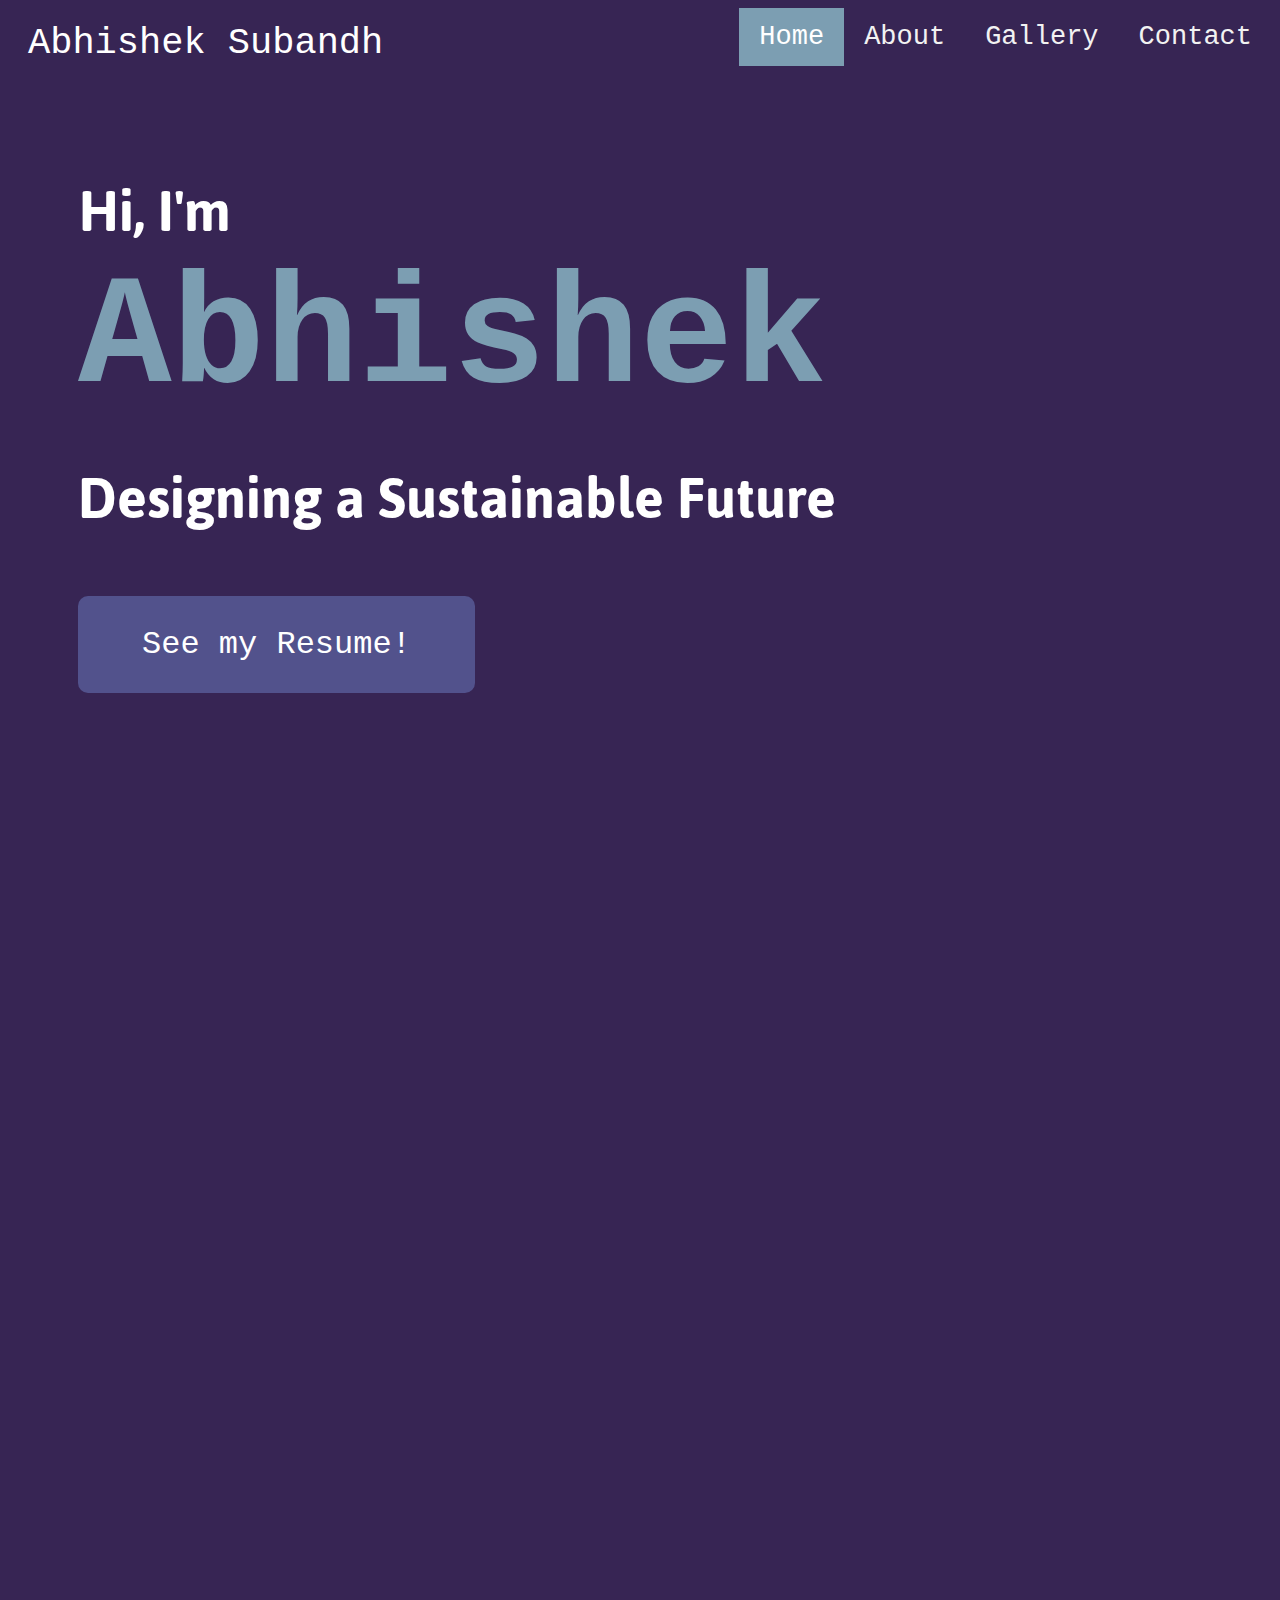
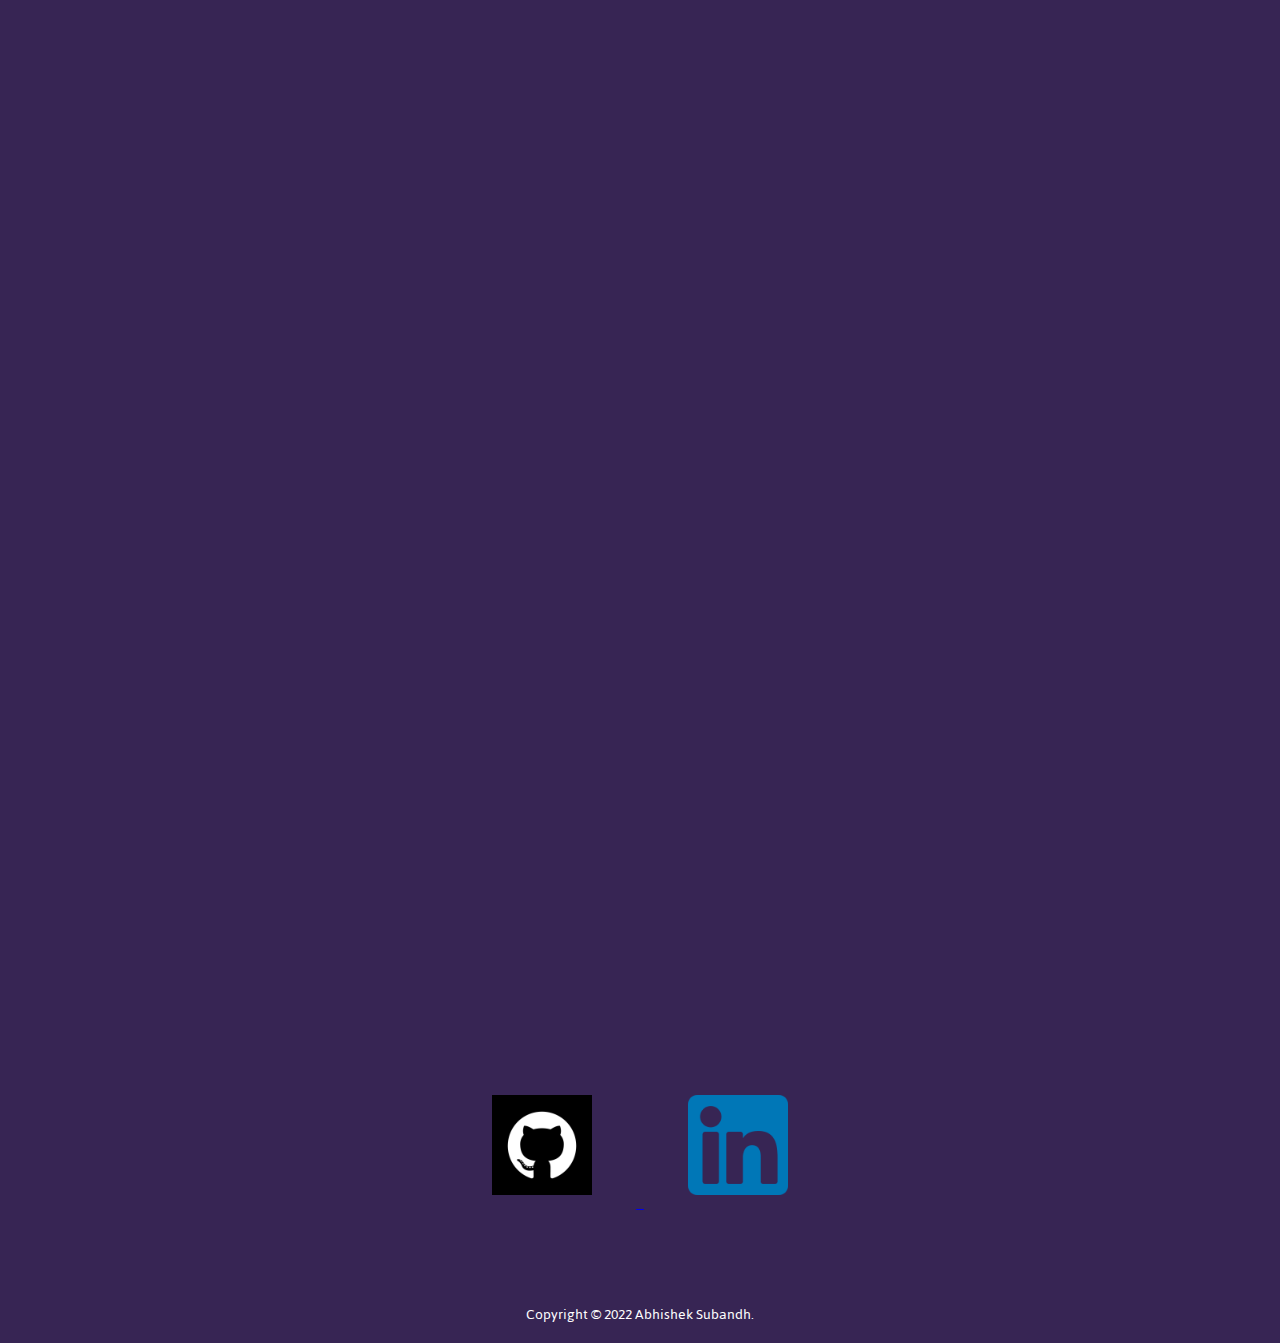
<file: index.html>
<!DOCTYPE  html>
<html>
  <head>
    <meta charset="utf-8">
    <meta name="description" content= "C and Python developer with a passion for optimization">
    <meta name="viewport" content="width=device-width, initial-scale=1, maximum-scale=1.1">
    <link rel="stylesheet" href="styles.css">
    <link rel="preconnect" href="https://fonts.googleapis.com">
    <link rel="preconnect" href="https://fonts.gstatic.com" crossorigin>
    <link href="https://fonts.googleapis.com/css2?family=Jaldi&display=swap" rel="stylesheet">
    <link rel="icon" type="image/x-icon" href="handpicked/favicon.ico">
    <title>Abhishek Subandh</title>
  </head>

  <body>
    <div class="topnav">
      <a class="name" style="color:white; float:left;">Abhishek Subandh</a>
      <a href="#contactinfo">Contact</a>
      <a href="gallery.html">Gallery</a>
      <a href="about.html">About</a>
      <a class="active" href="index.html">Home</a>
    </div>

    <div style="margin: 80px 70px -120px 70px; " >
      <h1>Hi, I'm</h1>
      <!--h1 style ="font-family:monospace; padding-top:0px; color:#7C9EB2; font-size: 600%;">Abhishek</h1-->
      <span class="container">
        <img class=" treeimg2" src="handpicked/electronics circuit online blue.png" alt="Tree but a circuit board" style="float:none;" >
      </span>
    </div>

    <!--border: 3px solid #7C9EB2;-->
    <div style="margin: 0px 70px 0px 70px; " >
      <!--h1 style ="font-family: 'Jaldi', sans-serif;">Hi, I'm</h1-->
      <h1 style ="font-family:monospace;  color:#7C9EB2; font-size: 1200%; margin-bottom:-25px;">Abhishek</h1>
      <h1>Designing a Sustainable Future</h1>
      <a style="margin: 0px 10px 0px 0px;" target="_blank" href = "resume.pdf" class ="button">See my Resume!</a>
      <!--a style="margin: 0px 0px 0px 10px;" href = "gallery.html" class ="button">Test</a-->

      <div><a href = "#featuredprojects" class="arrow" style="margin-top:17.5%;"></a></div>
      <!--div class="arrow" style="border: 3px solid #7C9EB2; margin-top:17.5%;"></div-->
      <!--border: 1px solid #FFF;-->
    </div>
    <!--this is a comment-->
    <main>
      <div style="text-align:center;">
        <h1 class="gallery" style="opacity:0; margin-top:20%" id="featuredprojects">Featured Projects</h1>
      </div>

      <!--Container starts here-->
      <!--border: 1px solid #FFF;-->
      <div id="albumcontainer">
        <div class= "responsive">
          <div class = "gallery">
            <img src = "handpicked/logos/chess.png" alt = "seattleimages" class="thumbnail">
          <div class="description">
            <div style="font-weight:bold">IoT Smart-Fridge Add On</div>
              <p class="project">
                Miniature device with a companion app which assists with inventory tracking and temperature/humidity monitoring 
                for a comprehensive and efficient kitchen management experience.
                <br><br>
              </p>
              <a target="_blank" href = "ChessGame.exe" class ="button" id="projectbutton" style="margin: 50px 2px;" download="Jungkook Chess">See More</a>
          </div>
        </div>
      </div>

      <div class= "responsive">
        <div class = "gallery" >
          <img src = "handpicked/logos/CropCube_transparent.png" alt = "yosemiteimages" class="thumbnail">
          <div class="description">
            <div style="font-weight:bold">CropCube</div>
              <p class="project">
                Indoor automated hydroponic vertical farm. 
                Uses 90% less water than conventional farming methods!
              </p>
              <a target="_blank" href = "https://discord.com/api/oauth2/authorize?client_id=791960837283250216&permissions=0&scope=bot"
               class ="button" id="projectbutton" style="margin: 50px 2px;">See More</a>
          </div>
        </div>
      </div>

      <div class= "responsive">
        <div class = "gallery">
            <img src = "handpicked/logos/greedyants.png" alt = "sfimages" class="thumbnail">
          <div class="description">
            <div style="font-weight:bold">GreedyAnts</div>
              <p class="project">
                Full-stack web application for HackUCI 2022 that suggests recipes based on
                  ingredients from user’s input with React frontend and Python/Flask backend
              </p>
              <a target="_blank" href = "https://github.com/tig-github/GreedyAnts" class ="button" id="projectbutton" style="margin: 50px 2px;">See More</a>
          </div>
        </div>
      </div>
    </div>

    <!--hr size="10"-->
    <div style="text-align:center; margin:5% 15% 1.5% 15%; ">
      <h1 class="gallery" style="opacity:0; margin-top:5%" id="contactinfo">Contact</h1>

      <span>
      <a target="_blank" href = "https://github.com/ASubandh">
        <img src = "handpicked/Thumbnails/githublogo2.jpg" alt = "githubicon" width="100px" height="100px" style=" margin:0% 5% 1.5% 5%;">
      </a>
      </span>

      <span>
        <a target="_blank" href = "https://www.linkedin.com/in/abhishek-subandh-b18a72239/">
          <img src = "handpicked/logos/linkedicon.png" alt = "linkedinicon" width="100px" height="100px" style=" margin:0% 5% 1.5% 5%;">
        </a>
      </span>
      <!--p style="font-size:200%">(too lazy to finish this today)</p-->

    </div>

    </main>

    <footer style="margin: 7% 0% 0% 0%;">
      Copyright © 2022 Abhishek Subandh.
    </footer>
  </body>
</div>
</html>
</file>
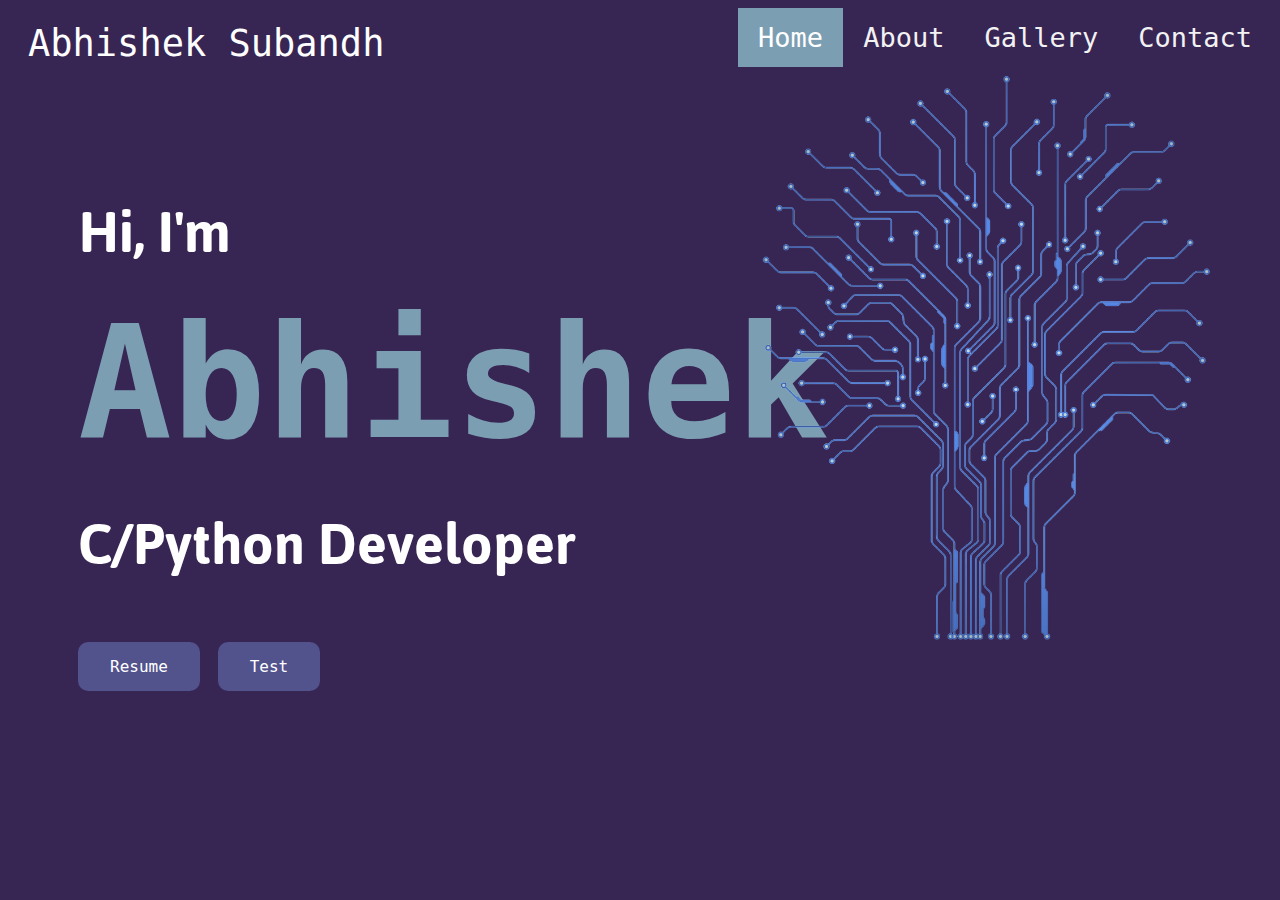
<file: abhisite/index.html>
<!DOCTYPE  html>
<html>
  <head>
    <meta charset="utf-8">
    <meta name="description" content= "C and Python developer with a passion for optimization">
    <meta name="viewport" content="width=device-width, initial-scale=1">
    <link rel="stylesheet" href="styles.css">
    <link rel="preconnect" href="https://fonts.googleapis.com">
    <link rel="preconnect" href="https://fonts.gstatic.com" crossorigin>
    <link href="https://fonts.googleapis.com/css2?family=Jaldi&display=swap" rel="stylesheet">
    <title>Abhishek Subandh</title>
  </head>

  <body>
    <div class="topnav">
      <a class="name" style="color:white; float:left;">Abhishek Subandh</a>
      <a href="#top">Contact</a>
      <a href="gallery.html">Gallery</a>
      <a href="about.html">About</a>
      <a class="active" href="index.html">Home</a>
    </div>

    <div style="margin: 100px 0px -100px 70px;" >
      <h1>Hi, I'm</h1>
      <!--h1 style ="font-family:monospace; padding-top:0px; color:#7C9EB2; font-size: 600%;">Abhishek</h1-->
    </div>

    <div style="margin: 0px 0px 0px 70px;">
      <!--h1 style ="font-family: 'Jaldi', sans-serif;">Hi, I'm</h1-->
      <h1 style ="font-family:monospace;  color:#7C9EB2; font-size: 1200%; margin-bottom:-25px;">Abhishek</h1>
      <h1>C/Python Developer</h1>
      <img id = "treeimg" src="electronics circuit online blue.png" alt="Tree but a circuit board" style="float:right;">
    </div>


    <a style="margin: 0px 0px 0px 70px;" href = "resume.pdf" class ="button">Resume</a>
    <a style="margin: 0px 0px 0px 10px;" href = "gallery.html" class ="button">Test</a>
    <!--this is a comment-->
    <main>
    </main>
    <footer>
    </footer>
  </body>

</html>
</file>
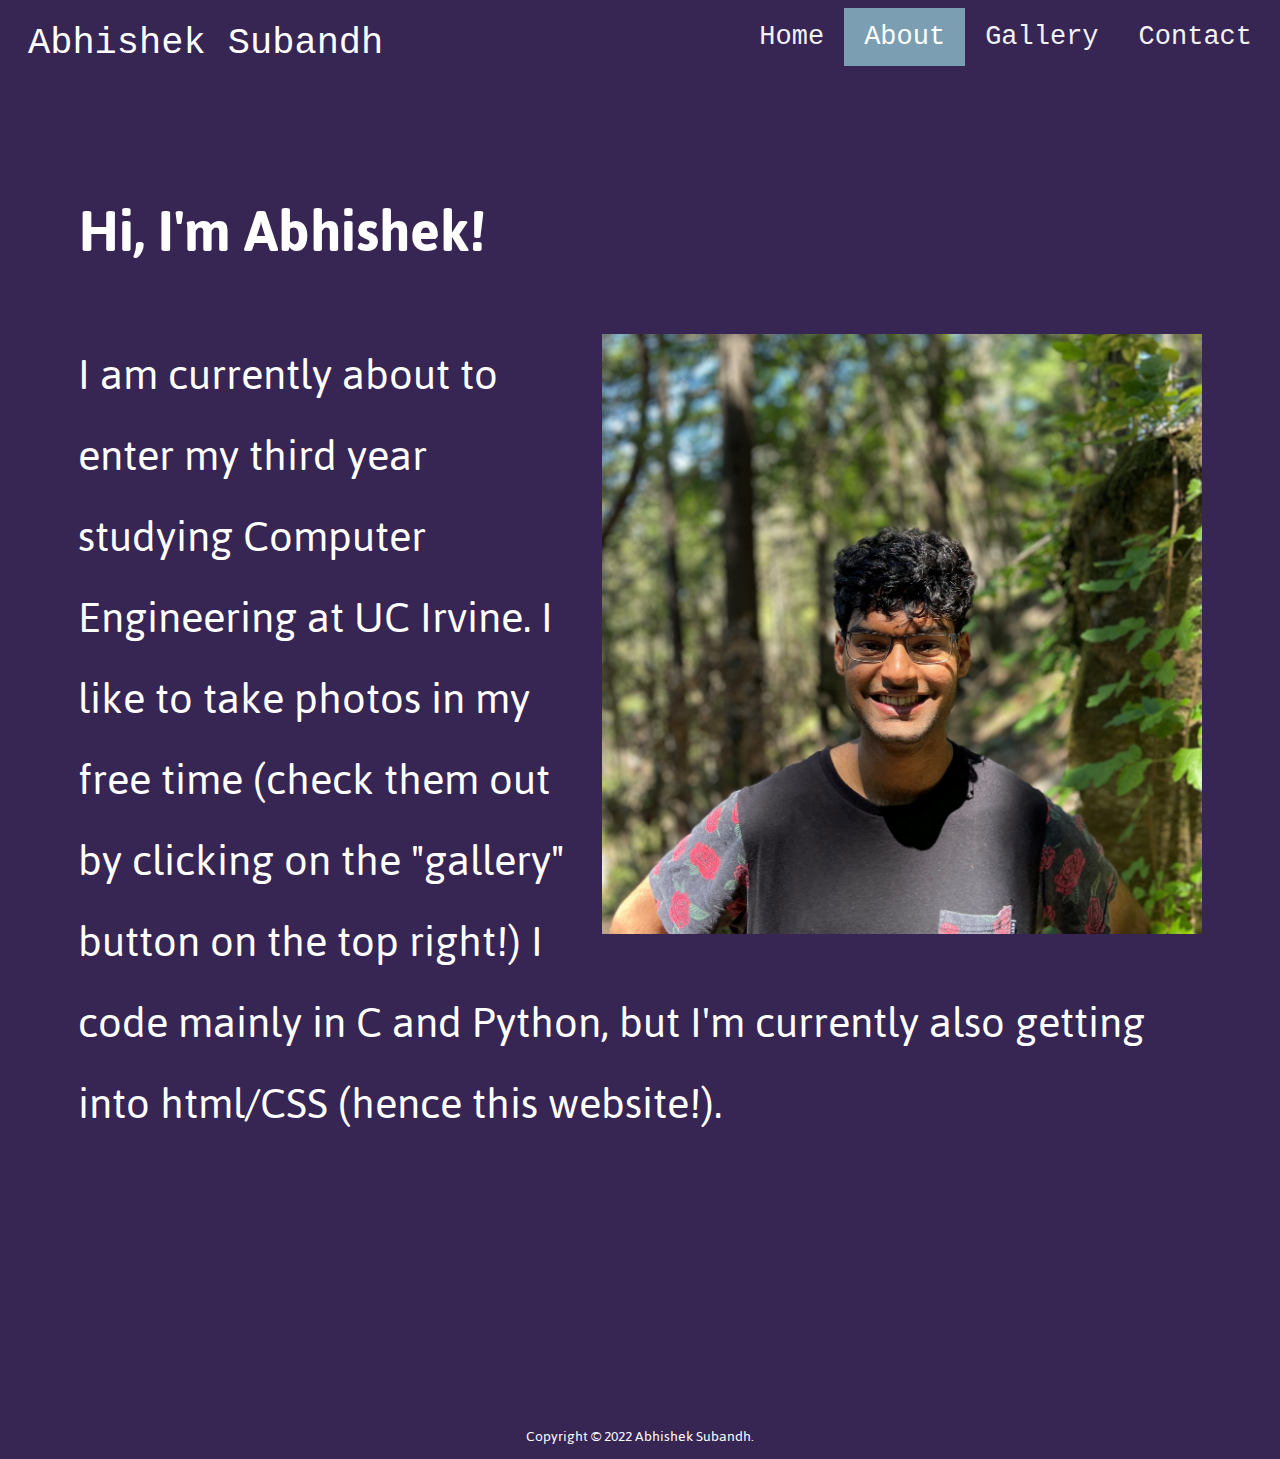
<file: about.html>
<!DOCTYPE  html>
<html>
  <head>
    <meta charset="utf-8">
    <meta name="viewport" content="width=device-width, initial-scale=1">
    <link rel="stylesheet" href="styles.css">
    <link rel="preconnect" href="https://fonts.googleapis.com">
    <link rel="preconnect" href="https://fonts.gstatic.com" crossorigin>
    <link href="https://fonts.googleapis.com/css2?family=Jaldi&display=swap" rel="stylesheet">
    <link rel="icon" type="image/x-icon" href="handpicked/favicon.ico">
    <title>About</title>
  </head>
  <body>
    <div class="topnav">
      <a class="name" style="color:white; float:left;">Abhishek Subandh</a>
      <a href="index.html#contactinfo">Contact</a>
      <a href="gallery.html">Gallery</a>
      <a class="active" href="about.html">About</a>
      <a href="index.html">Home</a>
    </div>

    <div style="margin: 100px 70px -100px 70px;" >
      <h1 style ="font-family: 'Jaldi', sans-serif; font-size: 400%;">
      Hi, I'm Abhishek!
      </h1>
      <p style ="font-family: 'Jaldi', sans-serif; font-size: 300%;">
      <img src="handpicked/me.jpg" alt="me" style="width:600px; height:600px;margin-left:15px; float:right;">
      I am currently about to enter my third year studying Computer Engineering at UC Irvine.
      I like to take photos in my free time (check them out by clicking on the "gallery" button on the top right!)
      I code mainly in C and Python, but I'm currently also getting into html/CSS (hence this website!).
      </p>
      <!--h1 style ="font-family:monospace; padding-top:0px; color:#7C9EB2; font-size: 600%;">Abhishek</h1-->
    </div>

  </body>
  <footer style="margin: 30% 0% 0% 0%;">
    Copyright © 2022 Abhishek Subandh.
  </footer>
</html>
</file>
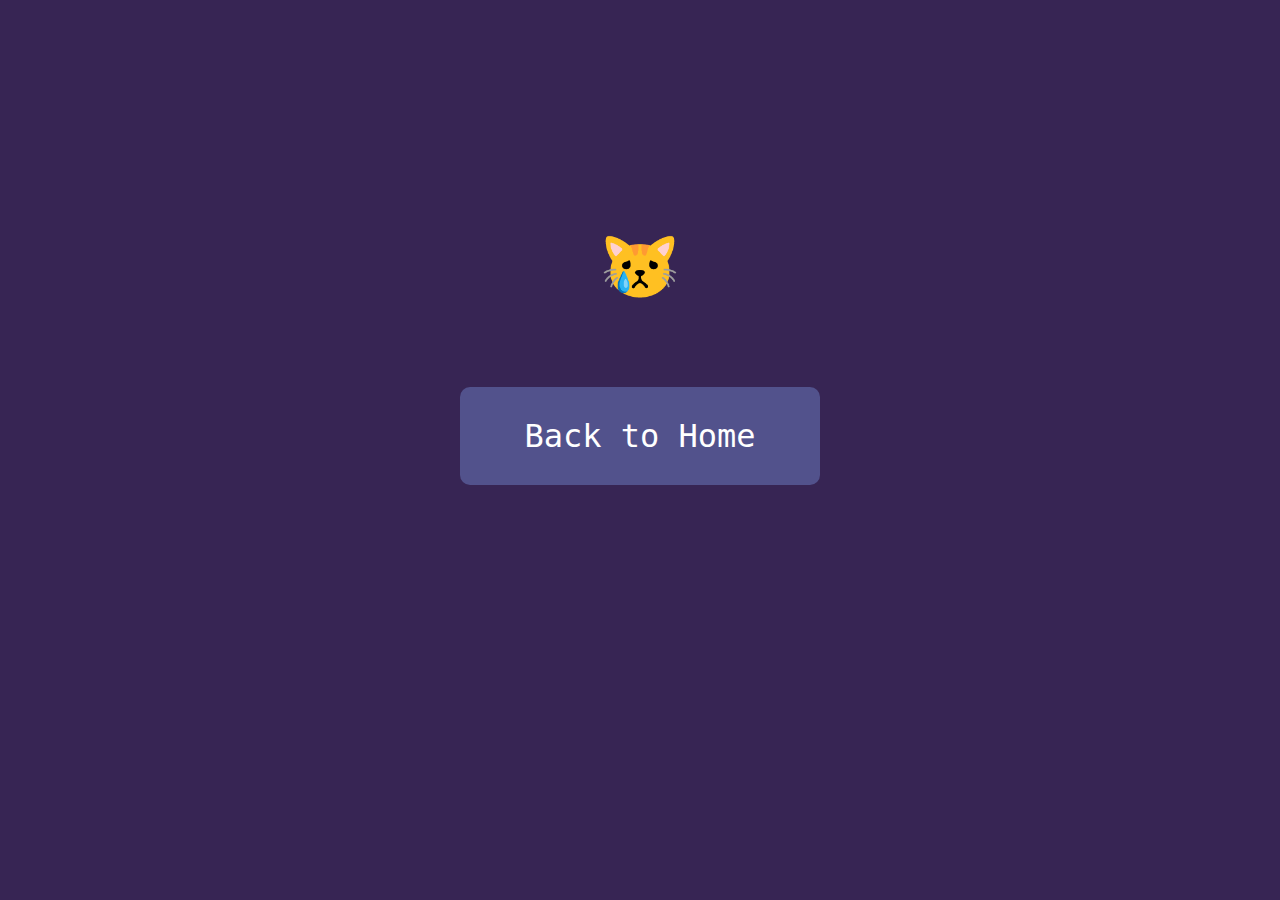
<file: construction.html>
<!DOCTYPE  html>
<html>
  <head>
    <meta charset="utf-8">
    <meta name="viewport" content="width=device-width, initial-scale=1">
    <link rel="stylesheet" href="styles.css">
    <link rel="preconnect" href="https://fonts.googleapis.com">
    <link rel="preconnect" href="https://fonts.gstatic.com" crossorigin>
    <link href="https://fonts.googleapis.com/css2?family=Jaldi&display=swap" rel="stylesheet">
    <title>About</title>
  </head>


  <body>
    <div style="text-align:center;">
      <h1 class="gallery" style="opacity:0;">This page is under construction!</h1>
      <p>😿</p>
      <a style="margin: 0px 0px 0px 0px;" href = "index.html" class ="button">Back to Home</a>
    </div>

  </body>
</file>
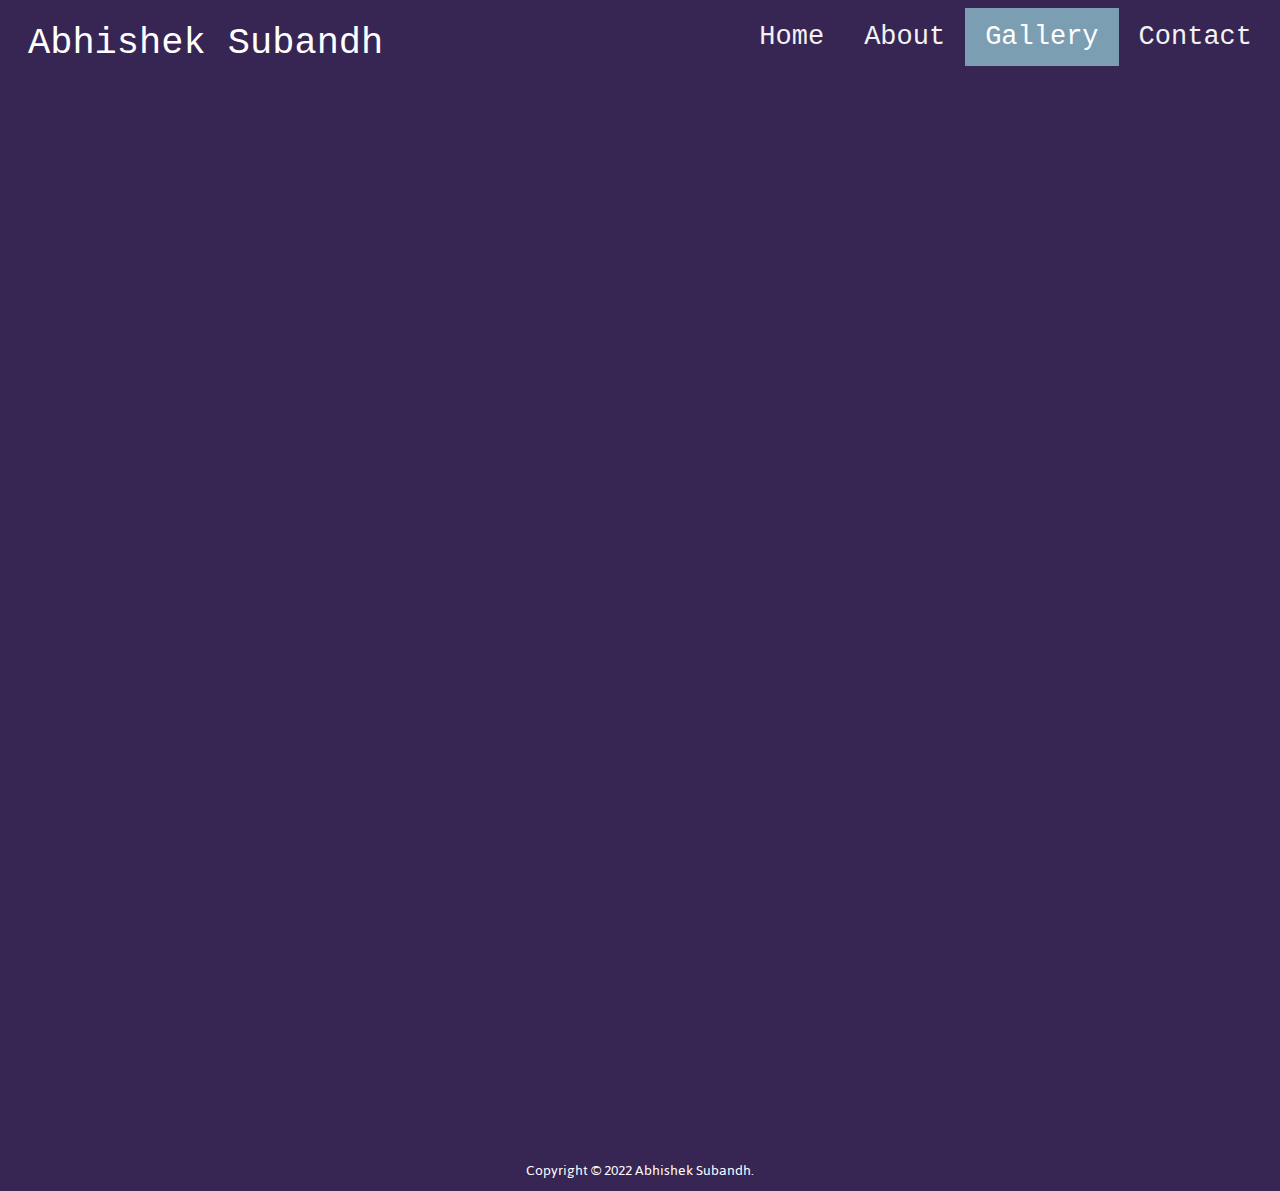
<file: gallery.html>
<!DOCTYPE  html>
<html>
  <head>
    <meta charset="utf-8">
    <meta name="viewport" content="width=device-width, initial-scale=1">
    <link rel="stylesheet" href="styles.css">
    <link rel="preconnect" href="https://fonts.googleapis.com">
    <link rel="preconnect" href="https://fonts.gstatic.com" crossorigin>
    <link href="https://fonts.googleapis.com/css2?family=Jaldi&display=swap" rel="stylesheet">
    <link rel="icon" type="image/x-icon" href="handpicked/favicon.ico">
    <title>Abhishek Subandh</title>
  </head>

  <body class="gallery">
    <div class="topnav topnavgallery">
      <a class="name" style="color:white; float:left;">Abhishek Subandh</a>
      <a href="index.html#contactinfo">Contact</a>
      <a class="active" href="gallery.html">Gallery</a>
      <a href="about.html">About</a>
      <a href="index.html">Home</a>
    </div>


    <div style="text-align:center;">
      <h1 class="gallery" style="opacity:0;">Gallery</h1>
    </div>

    <!--border: 1px solid #FFF;-->
    <div style="  overflow:hidden; height:auto; margin: 0% 2.5% 2.5% 2.5%;">

      <div class = "responsive responsive2">
        <div class = "gallery">
          <a target="_blank" href = "galleries/seattle.html">
            <img src = "handpicked/Thumbnails/seathumb1.jpg" alt = "seattleimages" class="thumbnail">
          </a>
          <div class="description">Seattle</div>
        </div>
      </div>

      <div class = "responsive responsive2">
        <div class = "gallery">
          <a target="_blank" href = "construction.html">
            <img src = "handpicked/Thumbnails/sfthumb2.jpg" alt = "sfimages" class="thumbnail">
          </a>
          <div class="description">San Francisco</div>
        </div>
      </div>

      <div class = "responsive responsive2">
        <div class = "gallery">
          <a target="_blank" href = "galleries/yosemite.html">
            <img src = "handpicked/Thumbnails/yosthumb.jpg" alt = "yosemiteimages" class="thumbnail">
          </a>
          <div class="description">Yosemite</div>
        </div>
      </div>

      <div class = "responsive responsive2">
        <div class = "gallery">
          <a target="_blank" href = "construction.html">
            <img src = "handpicked/Thumbnails/miscthumb.jpg" alt = "miscimages" class="thumbnail">
          </a>
          <div class="description">Misc</div>
        </div>
      </div>

      <div class = "responsive responsive2">
        <div class = "gallery">
           <a target="_blank" href = "construction.html">
            <img src = "handpicked/Thumbnails/eecs70bflowers.jpg" alt = "miscimages" class="thumbnail">
           </a>
          <div class="description">Irvine</div>
        </div>
      </div>

      <div class = "responsive responsive2">
        <div class = "gallery">
          <a target="_blank" href = "construction.html">
            <img src = "handpicked/Thumbnails/people.jpg" alt = "miscimages" class="thumbnail">
          </a>
          <div class="description">People</div>
        </div>
      </div>
  </div>
  </body>
  <footer>
    Copyright © 2022 Abhishek Subandh.
  </footer>
</html>
</file>
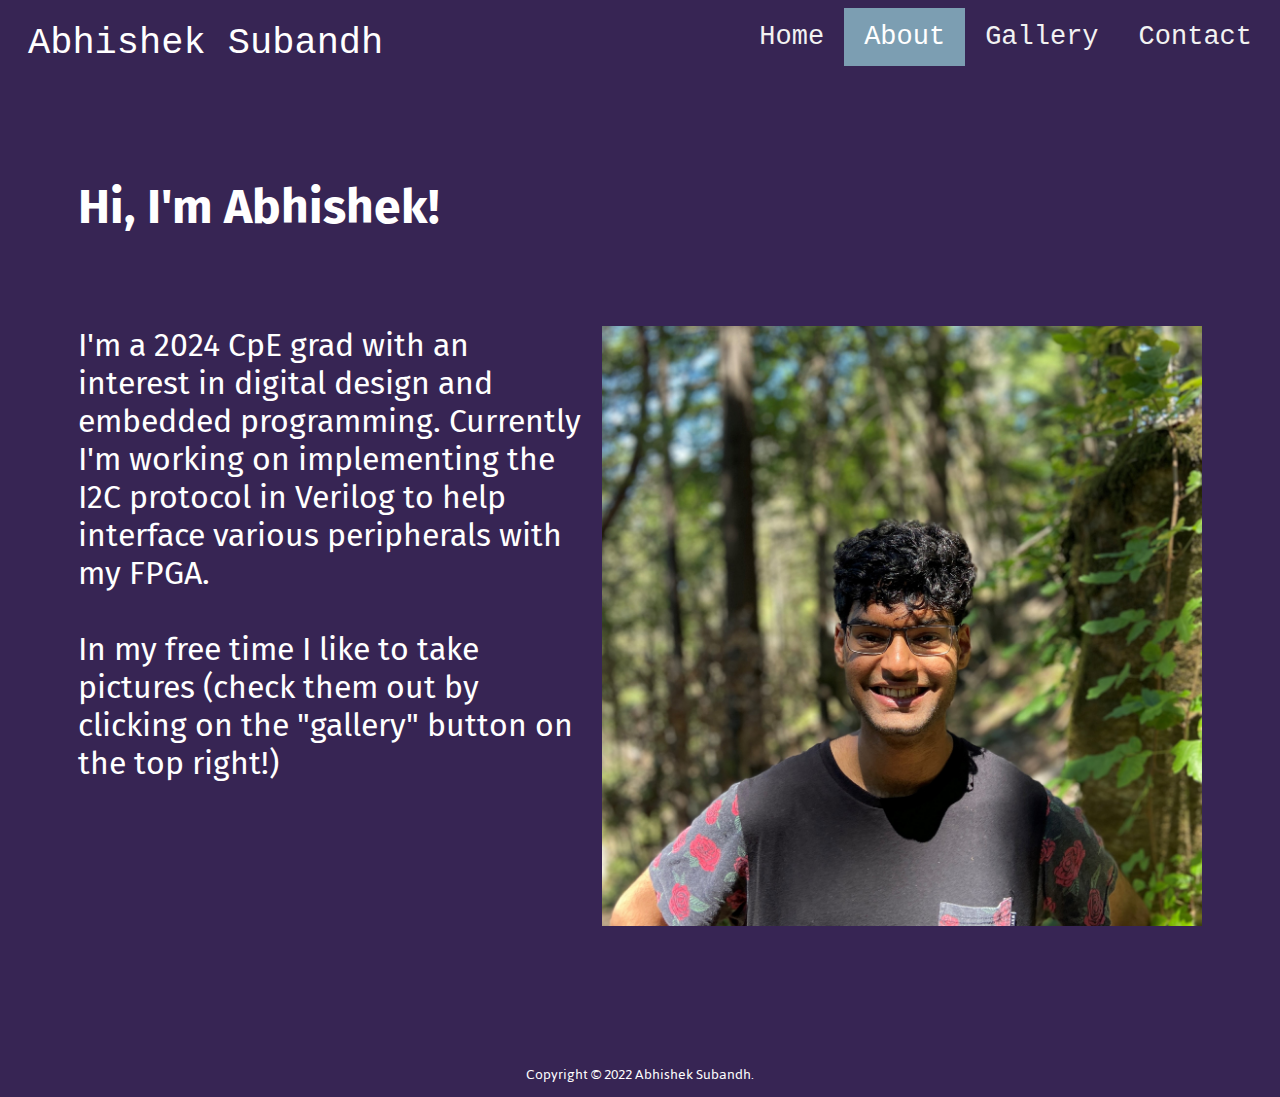
<file: projects.html>
<!DOCTYPE  html>
<html>
  <head>
    <meta charset="utf-8">
    <meta name="viewport" content="width=device-width, initial-scale=1">
    <link rel="stylesheet" href="styles.css">
    <link rel="preconnect" href="https://fonts.googleapis.com">
    <link rel="preconnect" href="https://fonts.gstatic.com" crossorigin>
    <link href="https://fonts.googleapis.com/css2?family=Jaldi&family=Fira+Sans:wght@200;300;400&display=swap" rel="stylesheet">
    <link rel="icon" type="image/x-icon" href="handpicked/favicon.ico">
    <title>About</title>
  </head>
  <body>
    <div class="topnav">
      <a class="name" style="color:white; float:left;">Abhishek Subandh</a>
      <a href="index.html#contactinfo">Contact</a>
      <a href="gallery.html">Gallery</a>
      <a class="active" href="about.html">About</a>
      <a href="index.html">Home</a>
    </div>

    <div style="margin: 100px 70px -100px 70px;" >
      <h1 style ="font-family: 'Fira Sans', sans-serif; font-size: 300%;">
      Hi, I'm Abhishek! <br><br>
      </h1>
      <p style ="font-family: 'Fira Sans', sans-serif; font-size: 200%;">
      <img src="handpicked/me.jpg" alt="me" style="width:600px; height:600px;margin-left:15px; float:right;">
      I'm a 2024 CpE grad with an interest in digital design and embedded programming. Currently I'm working on
      implementing the I2C protocol in Verilog to help interface various peripherals with my FPGA.
      <br><br>
      In my free time I like to take pictures (check them out by clicking on the "gallery" button on the top right!)
      </p>
      <!--h1 style ="font-family:monospace; padding-top:0px; color:#7C9EB2; font-size: 600%;">Abhishek</h1-->
    </div>

  </body>
  <footer style="margin: 30% 0% 0% 0%;">
    Copyright © 2022 Abhishek Subandh.
  </footer>
</html>
</file>
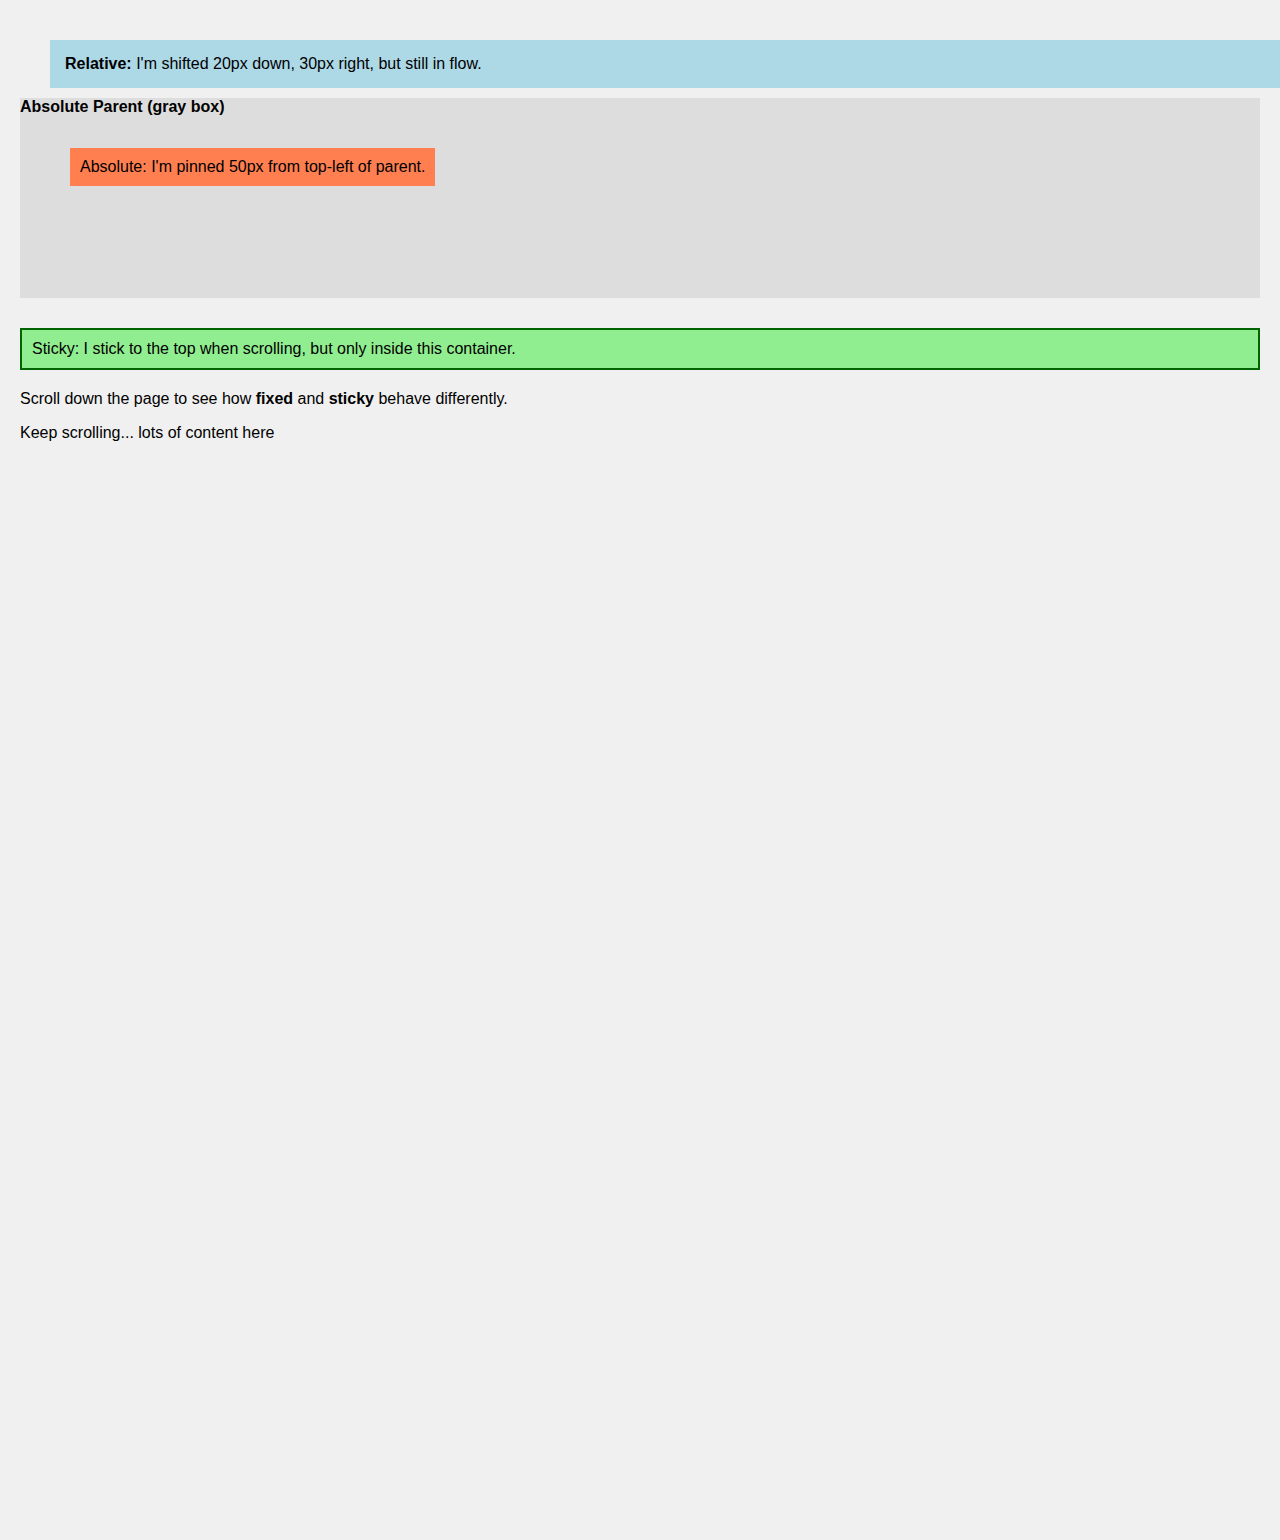
<file: test.html>
<!DOCTYPE html>
<html lang="en">
<head>
  <meta charset="UTF-8">
  <title>CSS Position Demo</title>
  <style>
    body {
      font-family: Arial, sans-serif;
      margin: 0;
      padding: 0;
    }

    .container {
      height: 1500px;
      padding: 20px;
      background: #f0f0f0;
    }

    /* Relative */
    .relative-box {
      position: relative;
      top: 20px;
      left: 30px;
      background: lightblue;
      padding: 15px;
      margin-bottom: 30px;
    }

    /* Absolute inside relative parent */
    .absolute-parent {
      position: relative;
      height: 200px;
      background: #ddd;
      margin-bottom: 30px;
    }
    .absolute-child {
      position: absolute;
      top: 50px;
      left: 50px;
      background: coral;
      padding: 10px;
    }

    /* Fixed */
    .fixed-box {
      position: fixed;
      bottom: 10px;
      right: 10px;
      background: gold;
      padding: 10px;
      border: 2px solid black;
    }

    /* Sticky */
    .sticky-box {
      position: sticky;
      top: 0;
      background: lightgreen;
      padding: 10px;
      border: 2px solid darkgreen;
      margin-bottom: 20px;
    }
  </style>
</head>
<body>
  <div class="container">
    <div class="relative-box">
      <b>Relative:</b> I'm shifted 20px down, 30px right, but still in flow.
    </div>

    <div class="absolute-parent">
      <b>Absolute Parent (gray box)</b>
      <div class="absolute-child">
        Absolute: I'm pinned 50px from top-left of parent.
      </div>
    </div>

    <div class="sticky-box">
      Sticky: I stick to the top when scrolling, but only inside this container.
    </div>

    <p>Scroll down the page to see how <b>fixed</b> and <b>sticky</b> behave differently.</p>
    <p>Keep scrolling... lots of content here
</file>
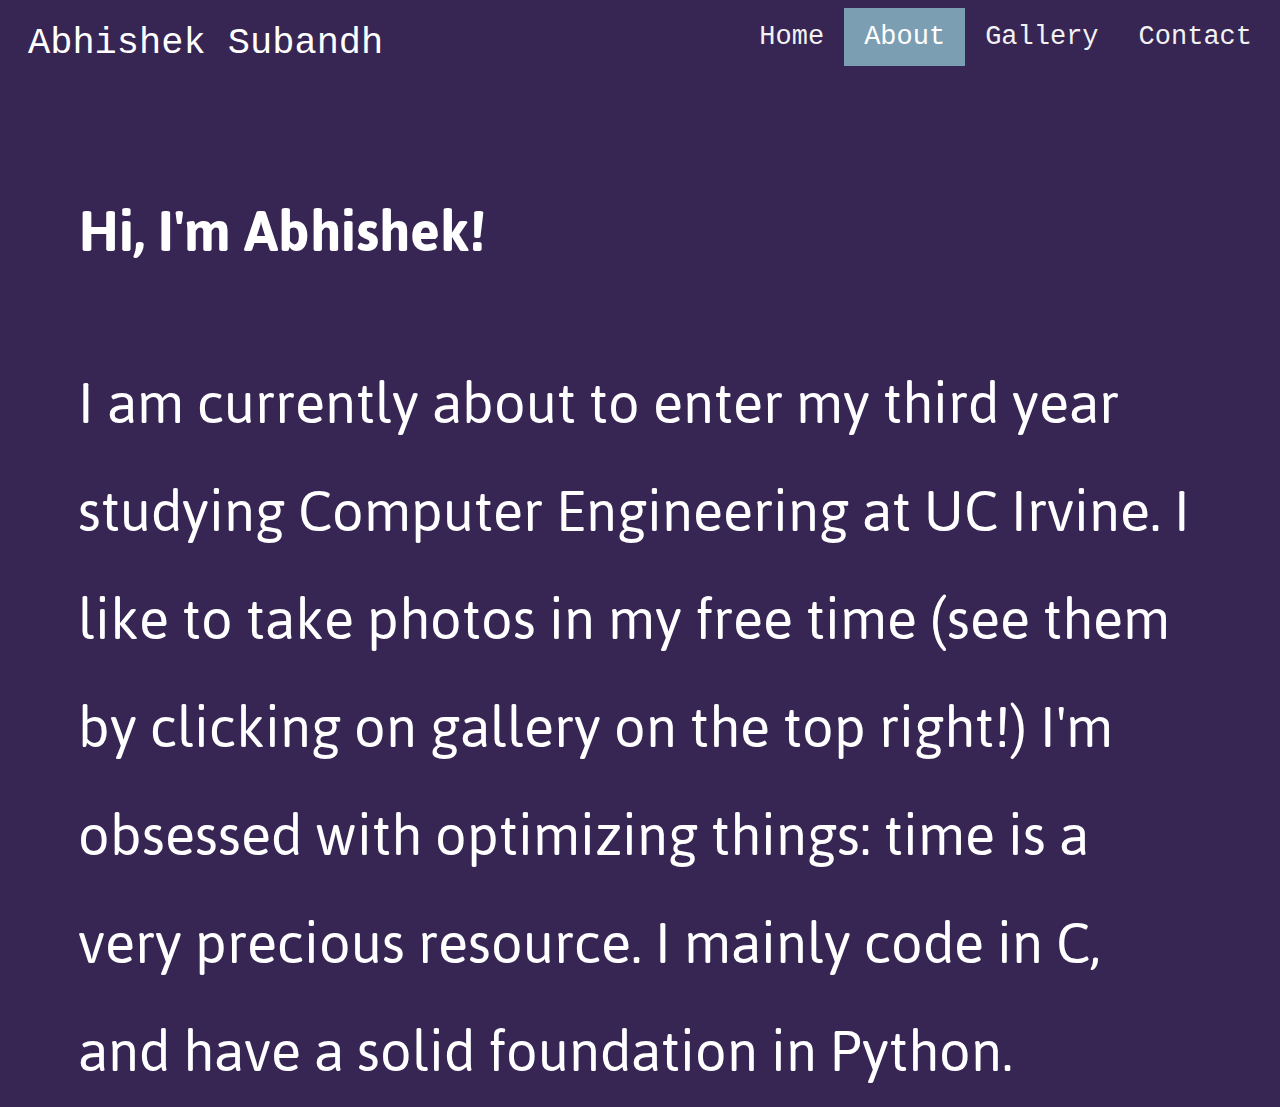
<file: abhisite/about.html>
<!DOCTYPE  html>
<html>
  <head>
    <meta charset="utf-8">
    <meta name="viewport" content="width=device-width, initial-scale=1">
    <link rel="stylesheet" href="styles.css">
    <link rel="preconnect" href="https://fonts.googleapis.com">
    <link rel="preconnect" href="https://fonts.gstatic.com" crossorigin>
    <link href="https://fonts.googleapis.com/css2?family=Jaldi&display=swap" rel="stylesheet">
    <title>About</title>
  </head>
  <body>
    <div class="topnav">
      <a class="name" style="color:white; float:left;">Abhishek Subandh</a>
      <a href="#top">Contact</a>
      <a href="gallery.html">Gallery</a>
      <a class="active" href="about.html">About</a>
      <a href="index.html">Home</a>
    </div>

    <div style="margin: 100px 70px -100px 70px;" >
      <h1 style ="font-family: 'Jaldi', sans-serif; font-size: 400%;">
      Hi, I'm Abhishek!
      </h1>
      <p>
      I am currently about to enter my third year studying Computer Engineering at UC Irvine.
      I like to take photos in my free time (see them by clicking on gallery on the top right!)
      I'm obsessed with optimizing things: time is a very precious resource.
      I mainly code in C, and have a solid foundation in Python.
      </p>
      <!--h1 style ="font-family:monospace; padding-top:0px; color:#7C9EB2; font-size: 600%;">Abhishek</h1-->
    </div>

  </body>
  <footer>
  </footer>
</html>
</file>
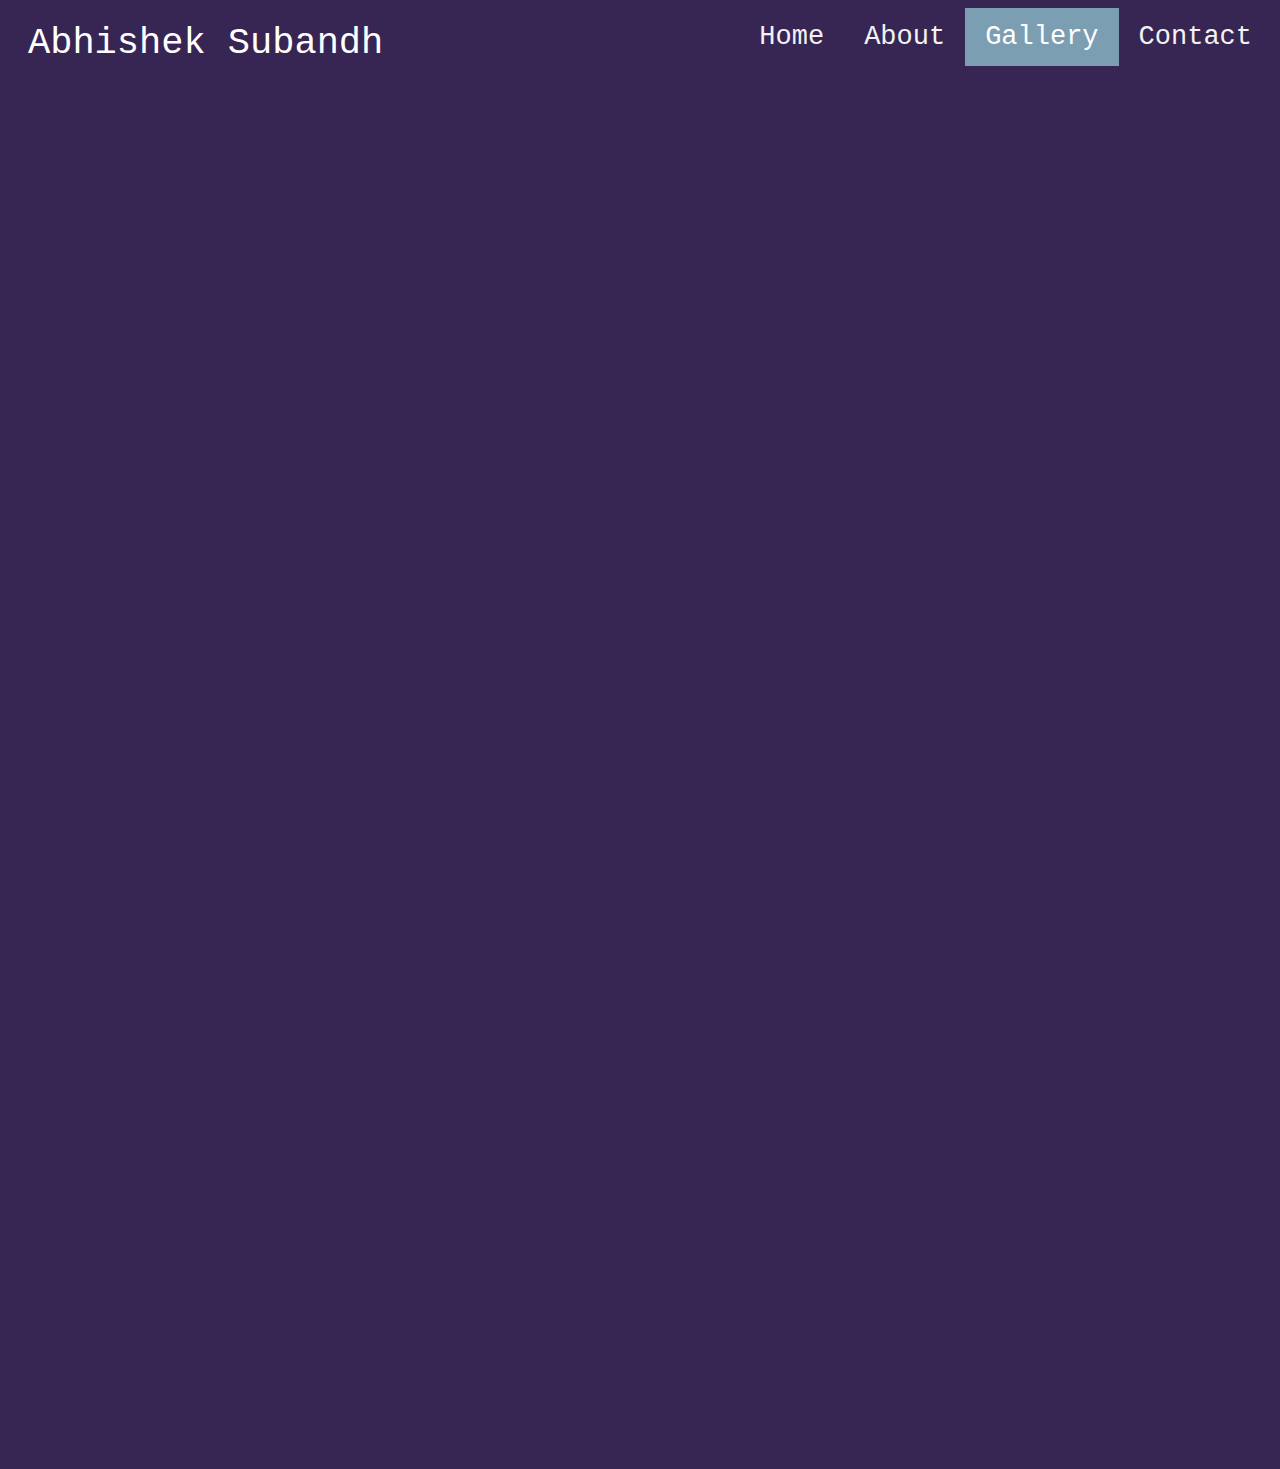
<file: abhisite/gallery.html>
<!DOCTYPE  html>
<html>
  <head>
    <meta charset="utf-8">
    <meta name="viewport" content="width=device-width, initial-scale=1">
    <link rel="stylesheet" href="styles.css">
    <link rel="preconnect" href="https://fonts.googleapis.com">
    <link rel="preconnect" href="https://fonts.gstatic.com" crossorigin>
    <link href="https://fonts.googleapis.com/css2?family=Jaldi&display=swap" rel="stylesheet">
    <title>Abhishek Subandh</title>
  </head>

  <body class="gallery">
    <div class="topnav topnavgallery">
      <a class="name" style="color:white; float:left;">Abhishek Subandh</a>
      <a href="#top">Contact</a>
      <a class="active" href="gallery.html">Gallery</a>
      <a href="about.html">About</a>
      <a href="index.html">Home</a>
    </div>

    <div style="text-align:center;">
      <h1 class="gallery" style="opacity:0;">Gallery</h1>
    </div>
    <div class = "gallery" style="margin: 80px 70px 0px 170px;">
      <img src = "handpicked/Thumbnails/seathumb1.jpg" alt = "seattleimages" class="thumbnail">
      <div class="description">Seattle</div>
    </div>

    <div class = "gallery">
      <img src = "handpicked/Thumbnails/sfthumb2.jpg" alt = "sfimages" class="thumbnail">
      <div class="description">San Francisco</div>
    </div>

    <div class = "gallery">
      <img src = "handpicked/Thumbnails/yosthumb.jpg" alt = "yosemiteimages" class="thumbnail">
      <div class="description">Yosemite</div>
    </div>

    <div class = "gallery" style="margin: 130px 70px 0px 170px;">
      <img src = "handpicked/Thumbnails/miscthumb.jpg" alt = "miscimages" class="thumbnail">
      <div class="description">Misc</div>
    </div>

  </body>
  <footer>
  </footer>
</html>
</file>
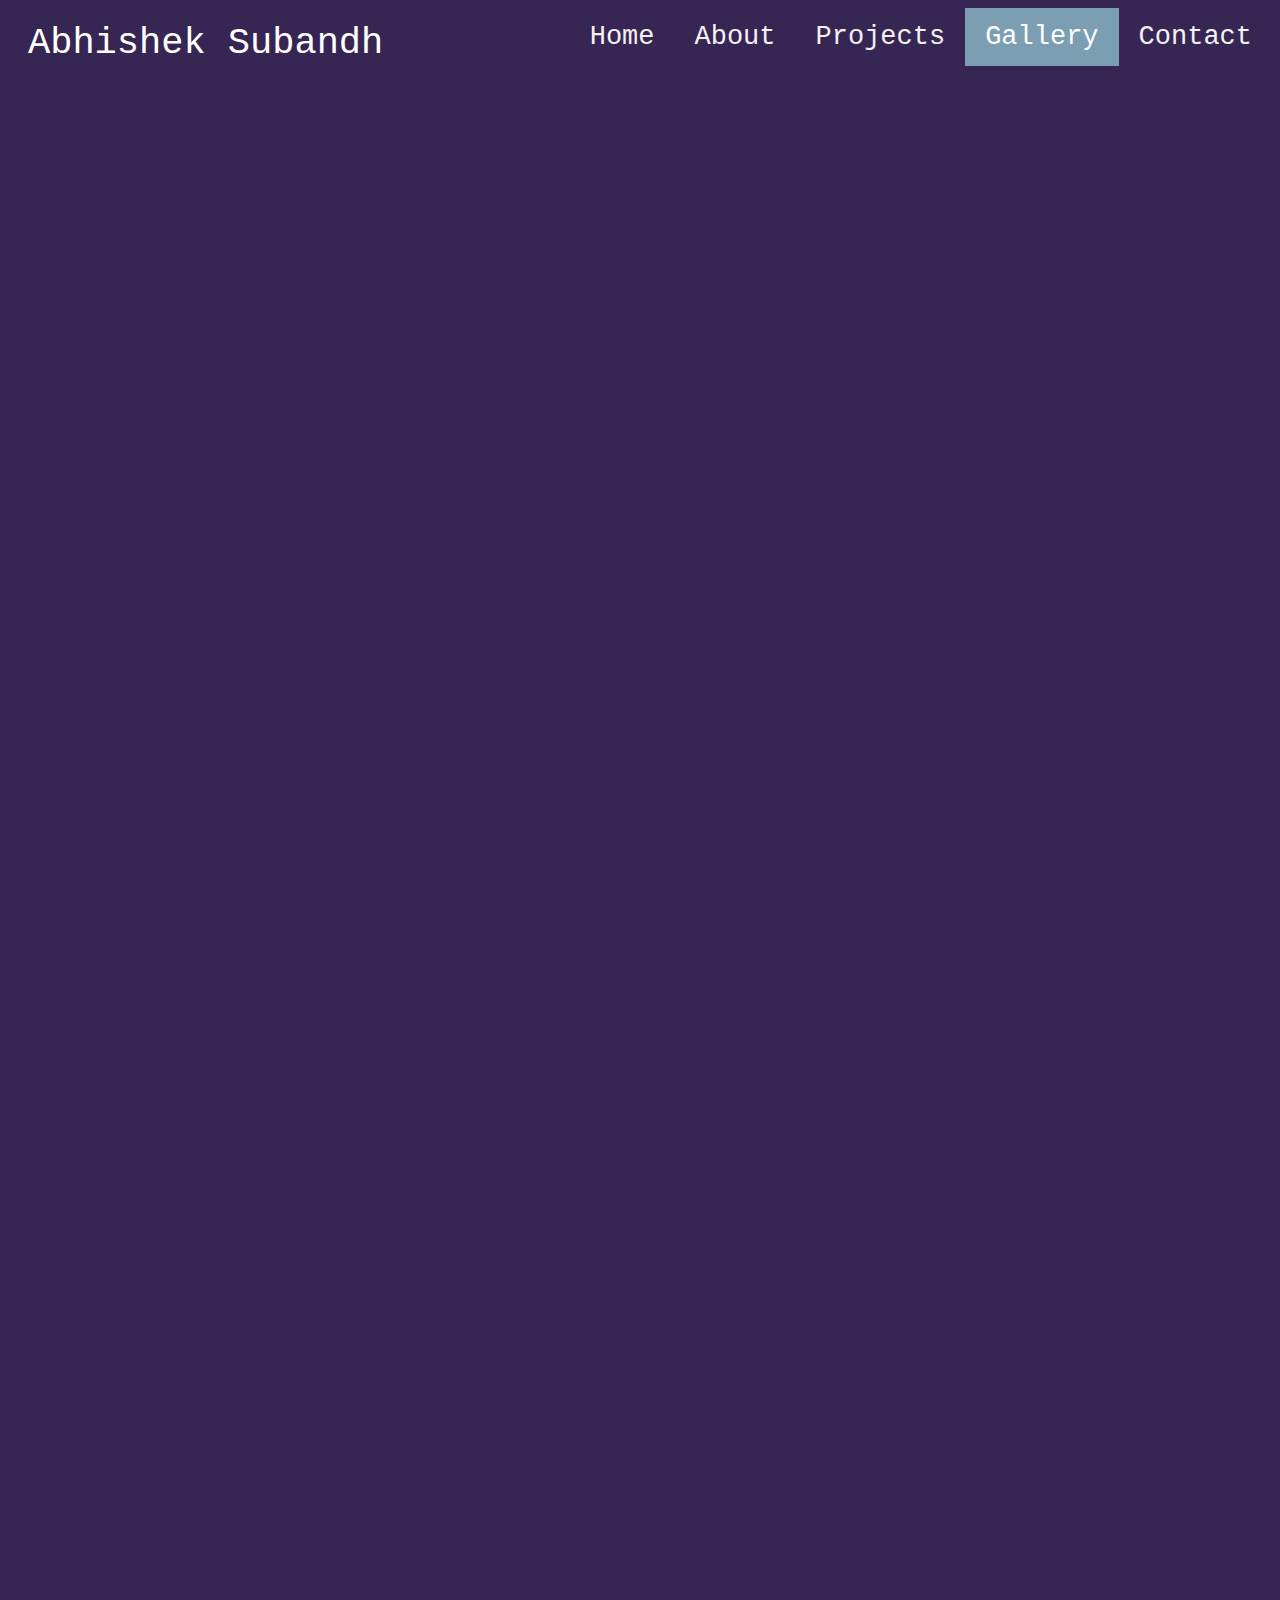
<file: galleries/sf.html>
<!DOCTYPE  html>
<html>
  <head>
    <meta charset="utf-8">
    <meta name="viewport" content="width=device-width, initial-scale=1">
    <link rel="stylesheet" href="../styles.css">
    <link rel="preconnect" href="https://fonts.googleapis.com">
    <link rel="preconnect" href="https://fonts.gstatic.com" crossorigin>
    <link href="https://fonts.googleapis.com/css2?family=Jaldi&display=swap" rel="stylesheet">
    <link rel="icon" type="image/x-icon" href="../handpicked/favicon.ico">
    <title>Abhishek Subandh</title>
  </head>

  <body class="gallery">
    <div class="topnav topnavgallery">
      <a class="name" style="color:white; float:left;">Abhishek Subandh</a>
      <a href="../index.html#contactinfo">Contact</a>
      <a class="active" href="../gallery.html">Gallery</a>
      <a href="../index.html#featuredprojects">Projects</a>
      <a href="../about.html">About</a>
      <a href="../index.html">Home</a>
    </div>

    <main>

    <div class = "galleryspaces">
      <div class= "responsive responsive2">
        <div class = "gallery">
          <img src = "../handpicked/San Francisco/sf1.JPEG" alt = "seattleimages" class="thumbnail">
        </div>
      </div>

      <div class= "responsive responsive2">
        <div class = "gallery">
          <img src = "../handpicked/San Francisco/sf2.JPEG" alt = "seattleimages" class="thumbnail">
        </div>
      </div>

      <div class= "responsive responsive2">
        <div class = "gallery">
          <img src = "../handpicked/San Francisco/sf3.JPEG" alt = "seattleimages" class="thumbnail">
        </div>
      </div>

      <div class= "responsive responsive2">
        <div class = "gallery">
          <img src = "../handpicked/San Francisco/sf4.JPEG" alt = "seattleimages" class="thumbnail">
        </div>
      </div>

      <div class= "responsive responsive2">
        <div class = "gallery">
          <img src = "../handpicked/San Francisco/sf5.JPEG" alt = "seattleimages" class="thumbnail">
        </div>
      </div>

      <div class= "responsive responsive2">
        <div class = "gallery">
          <img src = "../handpicked/San Francisco/sf6.JPEG" alt = "seattleimages" class="thumbnail">
        </div>
      </div>

      <div class= "responsive responsive2">
        <div class = "gallery">
          <img src = "../handpicked/San Francisco/sf7.JPEG" alt = "seattleimages" class="thumbnail">
        </div>
      </div>

      
      <div class= "responsive responsive2">
        <div class = "gallery">
          <img src = "../handpicked/San Francisco/sf8.JPEG" alt = "seattleimages" class="thumbnail">
        </div>
      </div>

      <div class= "responsive responsive2">
        <div class = "gallery">
          <img src = "../handpicked/San Francisco/sf9.JPEG" alt = "seattleimages" class="thumbnail">
        </div>
      </div>

      <div class= "responsive responsive2 responsive3">
        <div class = "gallery">
          <img src = "../handpicked/San Francisco/sf13.JPEG" alt = "seattleimages" class="thumbnail">
        </div>
      </div>

      <div class= "responsive responsive2 responsive3">
        <div class = "gallery">
          <img src = "../handpicked/San Francisco/sf11.JPEG" alt = "seattleimages" class="thumbnail">
        </div>
      </div>

      <div class= "responsive responsive2 responsive3">
        <div class = "gallery">
          <img src = "../handpicked/San Francisco/sf12.JPEG" alt = "seattleimages" class="thumbnail">
        </div>
      </div>


      <div class= "responsive responsive2 responsive3">
        <div class = "gallery">
          <img src = "../handpicked/San Francisco/sf10.JPEG" alt = "seattleimages" class="thumbnail">
        </div>
      </div>

    </div>
    </main>

  </body>



</html>
</file>
<file: styles.css>
body {
  background-color:#372554;
  font-family:monospace;
}

* {
  box-sizing: border-box;
}

footer{
  color:white;
  font-family: 'Jaldi', sans-serif;
  font-size: 100%;
  text-align: center;
}

body.gallery{
animation-name: backgroundtransition;
animation-duration: 0.7s;
animation-fill-mode: forwards;
}

@keyframes backgroundtransition {
  from {background-color: #372554;}
  to {background-color: #000000;}
}

h1,h2,p,ul {
  color:white;
  font-family: 'Jaldi', sans-serif;
  font-size: 400%;
}

p.project,ul.project{
  font-size: 100%;
}

h1.gallery{
  animation-name: gallerytransition;
  animation-duration: 0.5s;
  animation-delay: 0.5s;
  animation-fill-mode: forwards;
}

@keyframes gallerytransition {
  0% {opacity: 0;}
  100% {opacity: 1;}
}

.button {
  background-color: #52528C; /* Purple Navy */
  border: none;
  color: white;

  padding: 10% 33.333%;
  padding: 30px 64px;

  text-align: center;
  text-decoration: none;
  display: inline-block;
  font-size: 32px;
  font-family: monospace;
  margin: 100px 2px;
  border-radius: 10px;
  cursor: pointer;
  transition-duration: 0.4s;

  max-width: 100%;
}
.button#projectbutton {
  padding: 10% 20%;
  font-size: 120%;
  max-width: 100%;
}

.button:hover {
  background-color: #231123;
  color: white;
}

.topnav {
  overflow: hidden;
  background-color: #372554;
  position: static;
  top: 0;

}

.topnavgallery {
  animation-name: backgroundtransition;
  animation-duration: 0.7s;
  animation-fill-mode: forwards;

}

.topnav a {
  float: right;
  color: #f2f2f2;
  text-align: center;
  padding: 14px 20px;
  text-decoration: none;
  font-size: 27px;
  font-family:monospace;
  transition-duration: 0.4s;
}

.topnav a:hover {
  background-color: #231123;
  color: white;
}

.topnav a.name {
  font-size: 37px;
  padding: 14px 20px;

}

.topnav a.name:hover {
  background-color: #372554;
  color: white;
}

.topnav a.active {
  background-color: #7C9EB2;
  color: white;
}

.treeimg {
  margin:auto;
  width:792px;
  height:999px;
  position: relative;
  top: -600px;
  left: 950px;
  border: 3px solid #FFF;
}

span.container{
  max-width: 100%;
  height:auto;
  float: right;
  margin-left: -10%;
  position: relative;
  top: -200px;
  margin-bottom: -10%;


}

div.gallery {
  border: 3px solid #FFF;
  border-radius: 5px;
  width: 85%;
  opacity: 0;
  transition-duration: 0.4s;
  animation-name: gallerytransition;
  animation-duration: 0.7s;
  animation-fill-mode: forwards;
  animation-delay: 1.0s;
 }


div.gallery:hover {
   border: 3px solid #7C9EB2;
 }

div.description{
   padding: 15px;
   text-align: center;
   color:white;
   font-family: 'Jaldi', sans-serif;
   font-size: 200%;
 }

img.thumbnail {
   width:100%;
   height: auto;
 }

.responsive{
  /*outline: thin dashed green;*/
  padding: 0% 1% 0% 6.5%;
  float: left;
  width: 33.33333%;
 }

.responsive2{
  padding: 0% 1% 5% 5.0%;
}

.responsive3{
  width: 100%;
  padding: 0% 0% 5% 11.5%;
}

img.treeimg2{
  max-width:82.5%;
  height: auto;
  /*float:right;*/
  margin: 0% 0% 10% 15%;
}

/*The following code for the animated arrow is not mine. Credit to Joshua McDonald*/
.arrow,
.arrow:before{
  position: absolute;
  left: 50%;
  clear:both;
}

.arrow {
  width: 80px;
  height: 80px;
  top: 50%;
  margin: -20px 0 0 -20px;
  -webkit-transform: rotate(45deg);
  border-left: none;
  border-top: none;
  border-right: 2px #fff solid;
  border-bottom: 2px #fff solid;
}

.arrow:before{
  content: '';
  width: 40px;
  height: 40px;
  top: 50%;
  margin: -10px 0 0 -10px;
  border-left: none;
  border-top: none;
  border-right: 1px #fff solid;
  border-bottom: 1px #fff solid;
  animation-duration: 2s;
  animation-iteration-count: infinite;
  animation-name: arrow;
}

@keyframes arrow {
  0% {opacity: 1;}
  100% {opacity: 0;}
  {transform: translate(-10px, -10px);}
}
/*end of code created by someone else*/

/*From w3 schools*/
#albumcontainer {

  overflow:hidden;
  height:auto;
  margin: 0% 3% 0% 3%;
  /*border: 1px solid #FFF;*/
}


@media only screen and (max-width: 1892px) {
    span.container{
      max-width:45%;
      height: auto;
    }
}
@media only screen and (max-width: 1350px) {
  span.container{
    display: none;
    }
  .arrow:before{
    display: none;
    }
  .arrow {
    display: none;
    }
}


/*needs to be in chronological order*/
@media only screen and (max-width: 1900px) {
}

@media only screen and (max-width: 1919px) {
}

.galleryspaces{
  padding: 5% 0% 5% 0%
}
</file>
<file: abhisite/styles.css>
body {
  background-color:#372554;
  font-family:monospace;
}

footer{
  color:white;
  font-family: 'Jaldi', sans-serif;
  font-size: 50%;
}
body.gallery{
animation-name: backgroundtransition;
animation-duration: 0.7s;
animation-fill-mode: forwards;
}

@keyframes backgroundtransition {
  from {background-color: #372554;}
  to {background-color: #000000;}
}

h1,h2,p {
  color:white;
  font-family: 'Jaldi', sans-serif;
  font-size: 400%;
}

h1.gallery{
  animation-name: gallerytransition;
  animation-duration: 0.5s;
  animation-delay: 0.5s;
  animation-fill-mode: forwards;
}

@keyframes gallerytransition {
  0% {opacity: 0;}
  100% {opacity: 1;}
}

.button {
  background-color: #52528C; /* Purple Navy */
  border: none;
  color: white;
  padding: 15px 32px;
  text-align: center;
  text-decoration: none;
  display: inline-block;
  font-size: 16px;
  font-family: monospace;
  margin: 100px 2px;
  border-radius: 10px;
  cursor: pointer;
  transition-duration: 0.4s;
}

.button:hover {
  background-color: #231123;
  color: white;
}

.topnav {
  overflow: hidden;
  background-color: #372554;
  position: sticky;
  top: 0;

}

.topnavgallery {
  animation-name: backgroundtransition;
  animation-duration: 0.7s;
  animation-fill-mode: forwards;

}

.topnav a {
  float: right;
  color: #f2f2f2;
  text-align: center;
  padding: 14px 20px;
  text-decoration: none;
  font-size: 27px;
  font-family:monospace;
  transition-duration: 0.4s;
}

.topnav a:hover {
  background-color: #231123;
  color: white;
}

.topnav a.name {
  font-size: 37px;
  padding: 14px 20px;

}

.topnav a.name:hover {
  background-color: #372554;
  color: white;
}

.topnav a.active {
  background-color: #7C9EB2;
  color: white;
}

#treeimg {
  max-width: 35%;
  height: auto;
  position: absolute;
  top: 75px;
  right: 70px;
}

div.gallery {
  margin: 80px 70px 0px 100px;
  border: 3px solid #FFF;
  border-radius: 5px;
  float: left;
  width: 400px;
  opacity: 0;
  transition-duration: 0.4s;
  animation-name: gallerytransition;
  animation-duration: 0.7s;
  animation-fill-mode: forwards;
  animation-delay: 1.0s;
 }


div.gallery:hover {
   border: 3px solid #7C9EB2;
 }

div.description{
   padding: 15px;
   text-align: center;
   color:white;
   font-family: 'Jaldi', sans-serif;
   font-size: 200%;
 }

img.thumbnail {
   width:100%;
 }
</file>
